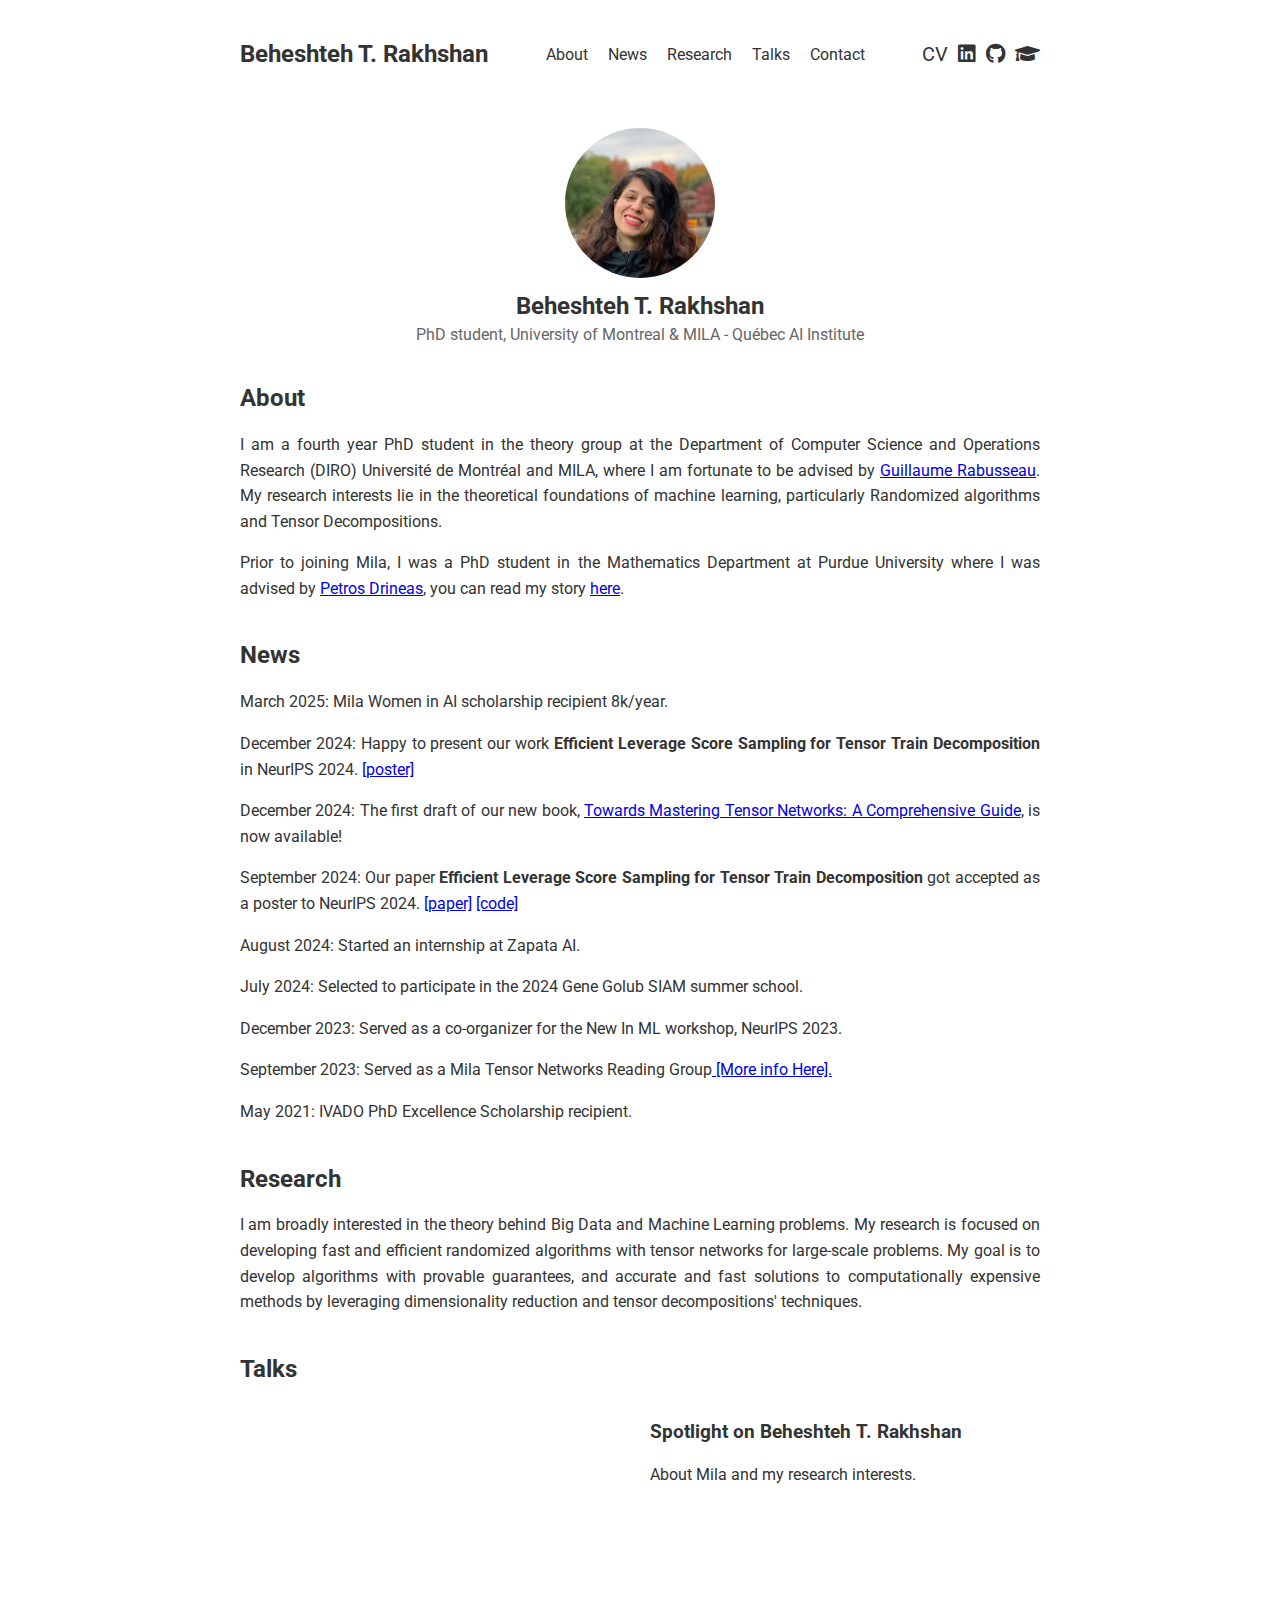
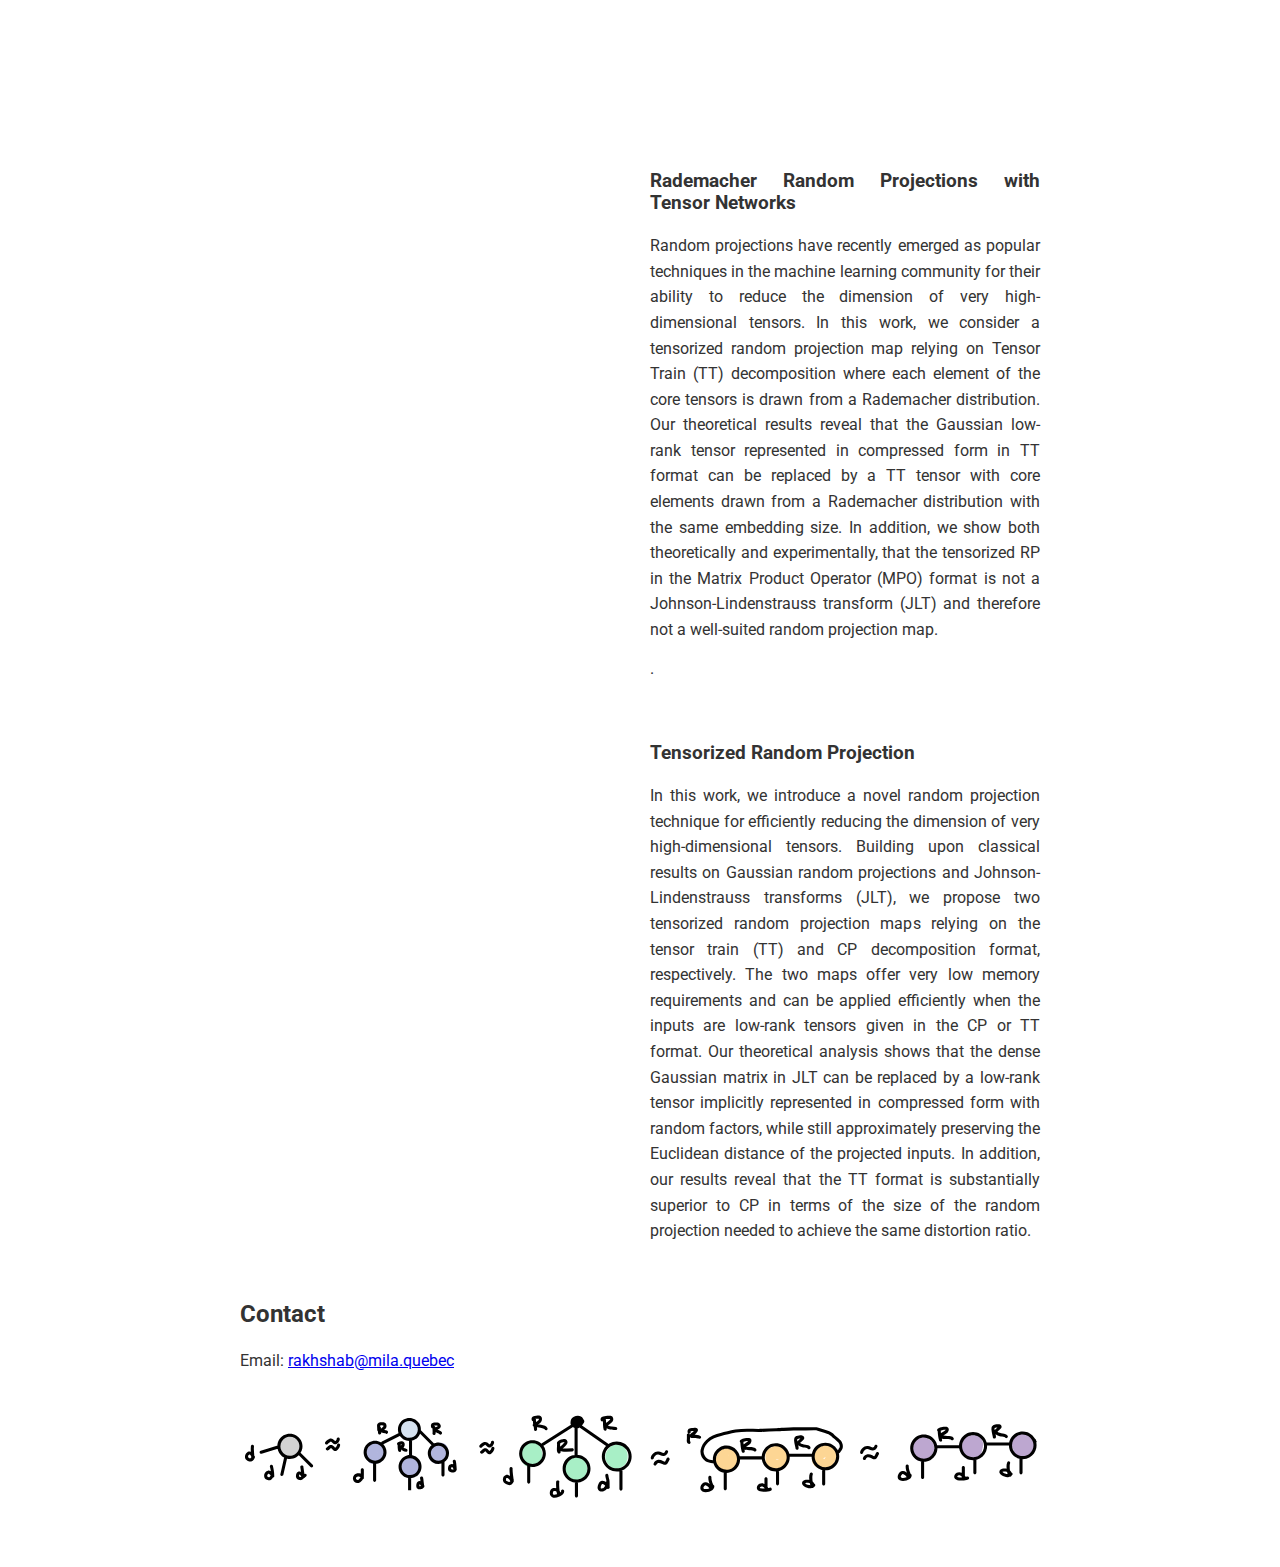
<file: index.html>
<!DOCTYPE html>
<html lang="en">
<head>
    <meta charset="UTF-8">
    <meta name="viewport" content="width=device-width, initial-scale=1.0">
    <title>Beheshteh T. Rakhshan Portfolio</title>
    <link href="https://cdnjs.cloudflare.com/ajax/libs/font-awesome/5.15.3/css/all.min.css" rel="stylesheet"/>
    <link href="https://fonts.googleapis.com/css2?family=Roboto:wght@400;700&display=swap" rel="stylesheet"/>
    <link href="styles.css" rel="stylesheet"/>
</head>
<body>
    <div class="container">
        <div class="header">
            <div class="hamburger" onclick="toggleNav()">
                <div></div>
                <div></div>
                <div></div>
            </div>
            <h1>Beheshteh T. Rakhshan</h1>
            <div class="nav">
                <a href="#about">About</a>
                <a href="#news">News</a>
                <a href="#research">Research</a>
                <a href="#talks">Talks</a>
                <a href="#contact">Contact</a>
            </div>
            <div class="social-links">
                <a href="cv.pdf" target="_blank" title="Download CV" class="cv-link">CV</a>
                <a href="https://www.linkedin.com/in/beheshteh-rakhshan/"><i class="fab fa-linkedin"></i></a>
                <a href="https://github.com/brakhshan"><i class="fab fa-github"></i></a>
                <a href="https://scholar.google.com/citations?user=AWGU-v8AAAAJ&hl=en&oi=ao"><i class="fas fa-graduation-cap"></i></a>
            </div>
        </div>
        <div class="mobile-nav" id="mobile-nav">
            <a href="#about">About</a>
            <a href="#news">News</a>
            <a href="#research">Research</a>
            <a href="#talks">Talks</a>
            <a href="#contact">Contact</a>
        </div>
        <div class="overlay" id="overlay"></div>
        <div class="profile">
            <img src="Beheshteh.png" alt="Profile picture of Beheshteh T. Rakhshan" width="150" height="150"/>
            <h2>Beheshteh T. Rakhshan</h2>
            <p>PhD student, University of Montreal & MILA - Québec AI Institute</p>
        </div>
        <div class="content" id="about">
            <h2>About</h2>
            <p>
                I am a fourth year PhD student in the theory group at the Department of Computer Science and Operations Research (DIRO) Université de Montréal and MILA, where I am fortunate to be advised by <a href="https://www-labs.iro.umontreal.ca/~grabus/" target="_blank">Guillaume Rabusseau</a>. My research interests lie in the theoretical foundations of machine learning, particularly Randomized algorithms and Tensor Decompositions.<p>
                Prior to joining Mila, I was a PhD student in the Mathematics Department at Purdue University where I was advised by <a href="https://www.cs.purdue.edu/homes/pdrineas/" target="_blank">Petros Drineas</a>, you can read my story <a href="https://www.purdueexponent.org/campus/visa-struggles-prevent-student-from-completing-doctorate/article_c29e92e2-cf28-583e-9b4f-8cc818a4d4fc.html" target="_blank">here</a>.
            </p>
        </div>
        <div class="content" id="news">
            <h2>News</h2>
            <p>March 2025: Mila Women in AI scholarship recipient 8k/year.
            <p>December 2024: Happy to present our work <b> Efficient Leverage Score Sampling for Tensor Train Decomposition</b> in NeurIPS 2024.
            <a href="https://nips.cc/media/PosterPDFs/NeurIPS%202024/94191.png?t=1731648738.6269429">[poster]</a> 
            <p>December 2024: The first draft of our new book, <a href="book.html">Towards Mastering Tensor Networks: A Comprehensive Guide</a>, is now available!</p>
            <p>September 2024: Our paper <b> Efficient Leverage Score Sampling for Tensor Train Decomposition</b> got accepted as a poster to NeurIPS 2024.
                <a href="https://proceedings.neurips.cc/paper_files/paper/2024/file/86c1fd74fa25bd6be0072937803e0bd1-Paper-Conference.pdf">[paper]</a> 
                <a href="https://github.com/vbharadwaj-bk/ortho_tt_subspace_embedding">[code]</a>
            </p>
            <p>August 2024: Started an internship at Zapata AI.</p>
            <p>July 2024: Selected to participate in the 2024 Gene Golub SIAM summer school.</p>
            <p>December 2023: Served as a co-organizer for the New In ML workshop, NeurIPS 2023.</p>
            <p>September 2023: Served as a Mila Tensor Networks Reading Group<a href="https://tensor-networks.github.io/"> [More info Here].</a> </p>
            <p>May 2021: IVADO PhD Excellence Scholarship recipient.</p>
        </div>
        <div class="content" id="research">
            <h2>Research</h2>
            <p>
                I am broadly interested in the theory behind Big Data and Machine Learning problems. My research is focused on developing fast and efficient randomized algorithms with tensor networks for large-scale problems. My goal is to develop algorithms with provable guarantees, and accurate and fast solutions to computationally expensive methods by leveraging dimensionality reduction and tensor decompositions' techniques.
            </p>
        </div>
        <div class="content" id="talks">
            <h2>Talks</h2>
            <div class="talk-section">
                <div class="video-section">
                    <div class="video-container">
                        <iframe src="https://www.youtube.com/embed/NNbkcTMJI44" title="YouTube video player" frameborder="0" allow="accelerometer; autoplay; clipboard-write; encrypted-media; gyroscope; picture-in-picture" allowfullscreen></iframe>
                    </div>
                    <div class="video-explanation">
                        <h3>Spotlight on Beheshteh T. Rakhshan</h3>
                        <p>About Mila and my research interests.</p>
                    </div>
                </div>
            </div>
            <div class="talk-section">
                <div class="video-section">
                    <div class="video-container">
                        <iframe src="https://slideslive.com/embed/38971501" title="Rademacher Random Projections with Tensor Networks" frameborder="0" allow="fullscreen" allowfullscreen></iframe>
                    </div>
                    <div class="video-explanation">
                        <h3>Rademacher Random Projections with Tensor Networks</h3>
                        <p>
                        Random projections have recently emerged as popular techniques in the machine learning community for their ability to reduce 
                        the dimension of very high-dimensional tensors. In this work, we consider a tensorized random projection map relying on Tensor Train (TT) decomposition 
                        where each element of the core tensors is drawn from a Rademacher distribution. Our theoretical results reveal that the Gaussian low-rank tensor represented 
                        in compressed form in TT format can be replaced by a TT tensor with core elements drawn from a Rademacher distribution with the same embedding size. 
                        In addition, we show both theoretically and experimentally, that the tensorized RP in the Matrix Product Operator (MPO) format is not a Johnson-Lindenstrauss transform
                        (JLT) and therefore not a well-suited random projection map.</p>
                            
                         .</p>
                    </div>
                </div>
            </div>
            <div class="talk-section">
                <div class="video-section">
                    <div class="video-container">
                        <iframe src="https://slideslive.com/embed/38930252" title="Tensorized Random Projection Talk" frameborder="0" allow="fullscreen" allowfullscreen></iframe>
                    </div>
                    <div class="video-explanation">
                        <h3>Tensorized Random Projection</h3>
                        <p>
                        In this work, we introduce a novel random projection technique for efficiently reducing the dimension of very high-dimensional tensors.
                        Building upon classical results on Gaussian random projections and Johnson-Lindenstrauss transforms (JLT), we propose two tensorized random projection maps
                        relying on the tensor train (TT) and CP decomposition format, respectively. The two maps offer very low memory requirements and can be applied efficiently 
                        when the inputs are low-rank tensors given in the CP or TT format. Our theoretical analysis shows that the dense Gaussian matrix in JLT can be replaced by a low-rank tensor 
                        implicitly represented in compressed form with random factors, while still approximately preserving the Euclidean distance of the projected inputs. 
                        In addition, our results reveal that the TT format is substantially superior to CP in terms of the size of the random projection needed to achieve the same distortion ratio. 
                        </p>
                        </ul>
                    </div>
                </div>
            </div>
        </div>
        <div class="content" id="contact">
            <h2>Contact</h2>
            <p>
                Email: <a href="mailto:rakhshab@mila.quebec">rakhshab@mila.quebec</a>
            </p>
        </div>
        <div class="content">
            <img src="footer.svg" alt="Wide SVG representing research or academic work" class="wide-svg"/>
        </div>
    </div>

    <script>
        function toggleNav() {
            var nav = document.getElementById("mobile-nav");
            var overlay = document.getElementById("overlay");
            var hamburger = document.querySelector(".hamburger");
            
            if (nav.style.display === "flex") {
                nav.style.display = "none";
                overlay.style.display = "none";
                hamburger.classList.remove("active");
                document.body.style.overflow = "auto";
            } else {
                nav.style.display = "flex";
                overlay.style.display = "block";
                hamburger.classList.add("active");
                document.body.style.overflow = "hidden";
            }
        }

        // Close mobile nav when a link or overlay is clicked
        document.addEventListener('DOMContentLoaded', function() {
            document.querySelectorAll('.mobile-nav a, #overlay').forEach(element => {
                element.addEventListener('click', () => {
                    var nav = document.getElementById("mobile-nav");
                    var overlay = document.getElementById("overlay");
                    var hamburger = document.querySelector(".hamburger");
                    
                    nav.style.display = "none";
                    overlay.style.display = "none";
                    hamburger.classList.remove("active");
                    document.body.style.overflow = "auto";
                });
            });
        });
    </script>
</body>
</html>
</file>
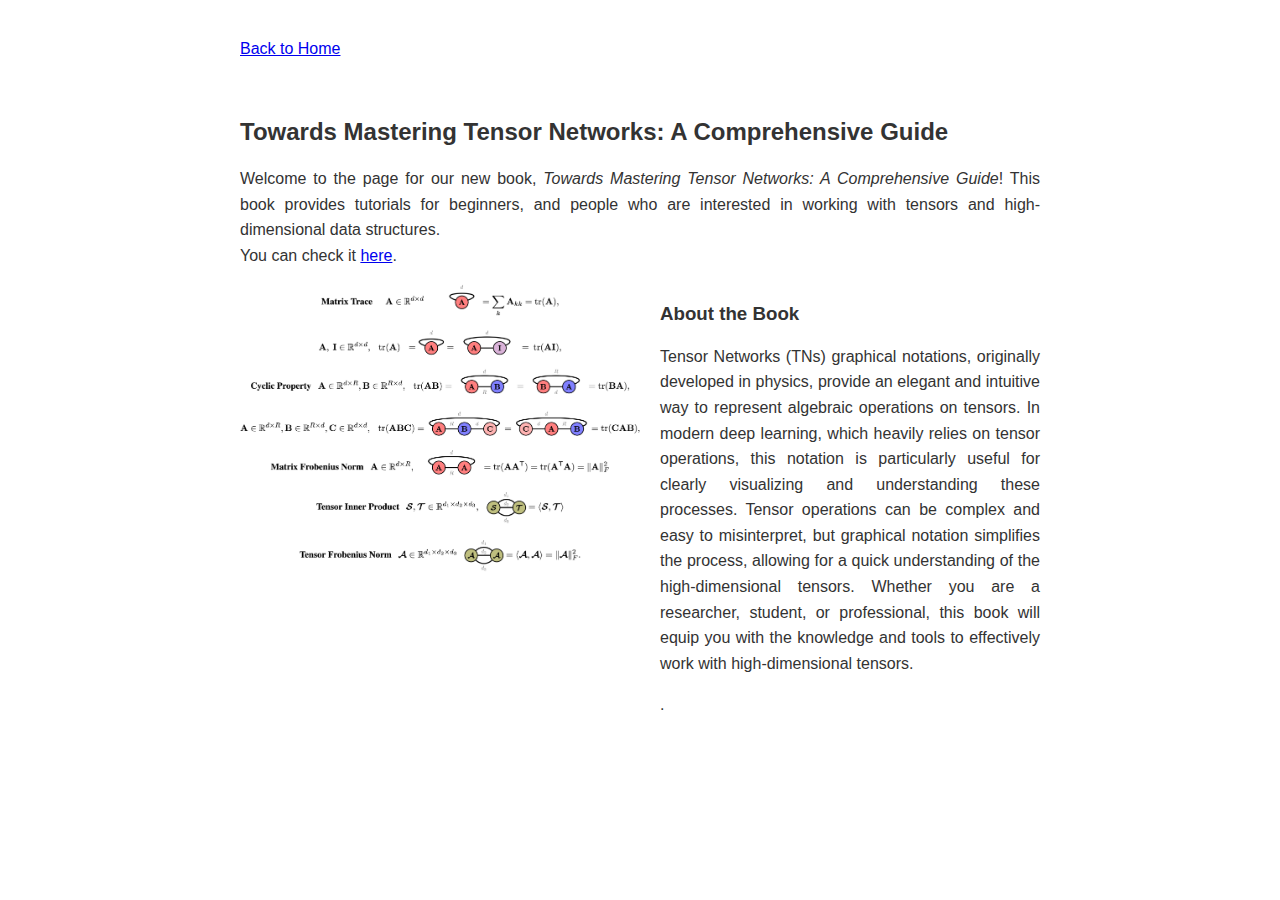
<file: book.html>
<!DOCTYPE html>
<html lang="en">
<head>
    <meta charset="UTF-8">
    <meta name="viewport" content="width=device-width, initial-scale=1.0">
    <title>My Book</title>
    <link href="styles.css" rel="stylesheet"/>
</head>
<body>
    <div class="container">
        <div class="header">
            <a href="index.html">Back to Home</a>
        </div>
        <div class="content">
            <h2>Towards Mastering Tensor Networks: A Comprehensive Guide</h2>
            <p>
                Welcome to the page for our new book, <em>Towards Mastering Tensor Networks: A Comprehensive Guide</em>! This book provides tutorials for beginners, 
                and people who are interested in working with tensors and high-dimensional data structures.<br/>
                You can check it <a href=" Towards Mastering Tensor Networks_A Comprehensive Guide.pdf" target="_blank">here</a>.
            </p>
            <div class="flex-container">
                <img src="book-cover.jpg" alt="Cover of Towards Mastering Tensor Networks: A Comprehensive Guide Book" class="book-cover">
                <div class="book-description">
                    <h3>About the Book</h3>
                    <p>
                    Tensor Networks (TNs) graphical notations, originally developed in physics, provide an elegant and intuitive way to represent algebraic operations on tensors. 
                    In modern deep learning, which heavily relies on tensor operations, this notation is particularly useful for clearly visualizing and understanding these 
                    processes. Tensor operations can be complex and easy to misinterpret, but graphical notation simplifies the process, allowing for a quick understanding of 
                    the high-dimensional tensors. Whether you are a researcher, student, or professional, this book will equip you with the knowledge and tools 
                    to effectively work with high-dimensional tensors.
                    </p>
                    <p>
       .
                    </p>
                </div>
            </div>
        </div>
    </div>
</body>
</html>
</file>
<file: styles.css>
body {
    font-family: 'Roboto', sans-serif;
    margin: 0;
    padding: 0;
    background-color: #ffffff;
    color: #333;
}

.container {
    width: 80%;
    max-width: 800px;
    margin: 0 auto;
    padding: 20px;
}

.flex-container {
    display: flex;
    align-items: flex-start; /* Align items at the start */
}

.book-cover {
    max-width: 50%; /* Adjust width as needed */
    height: auto;
}

.book-description {
    margin-left: 20px; /* Space between image and text */
}

.header {
    display: flex;
    justify-content: space-between;
    align-items: center;
    padding: 20px 0;
}

.header h1 {
    margin: 0;
    font-size: 24px;
}

.nav {
    display: flex;
    gap: 20px;
}

.nav a {
    text-decoration: none;
    color: #333;
    font-size: 16px;
}

.profile {
    text-align: center;
    margin: 40px 0;
}

.profile img {
    border-radius: 50%;
    width: 150px;
    height: 150px;
}

.profile h2 {
    margin: 10px 0 5px;
    font-size: 24px;
}

.profile p {
    margin: 5px 0;
    font-size: 16px;
    color: #666;
}

.content {
    text-align: justify;
    margin: 40px 0;
}

.content p {
    font-size: 16px;
    line-height: 1.6;
}

.portfolio {
    text-align: center;
    margin: 40px 0;
}

.portfolio h2 {
    font-size: 24px;
    margin-bottom: 20px;
}

.portfolio .tags {
    display: flex;
    justify-content: center;
    gap: 10px;
    margin-bottom: 20px;
}

.portfolio .tags span {
    background-color: #e0e0e0;
    padding: 5px 10px;
    border-radius: 5px;
    font-size: 14px;
}

.portfolio .item {
    margin: 20px 0;
    text-align: left;
}

.portfolio .item h3 {
    font-size: 18px;
    margin: 10px 0;
}

.portfolio .item p {
    font-size: 14px;
    color: #666;
}

.portfolio .item .date {
    font-size: 14px;
    color: #999;
}

.portfolio .item img {
    width: 100%;
    max-width: 600px;
    margin: 10px 0;
}

.footer {
    text-align: center;
    padding: 20px 0;
    background-color: #333;
    color: #fff;
}

.footer a {
    color: #fff;
    margin: 0 10px;
    text-decoration: none;
}

.hamburger {
    display: none;
    flex-direction: column;
    cursor: pointer;
}

.hamburger div {
    width: 25px;
    height: 3px;
    background-color: #333;
    margin: 4px 0;
    transition: 0.4s;
}

.hamburger.active div:nth-child(1) {
    transform: rotate(-45deg) translate(-5px, 6px);
}

.hamburger.active div:nth-child(2) {
    opacity: 0;
}

.hamburger.active div:nth-child(3) {
    transform: rotate(45deg) translate(-5px, -6px);
}

.mobile-nav {
    display: none;
}

.social-links {
    display: flex;
    gap: 10px;
}

.social-links a {
    color: #333;
    font-size: 20px;
    text-decoration: none;
}

.wide-svg {
    width: 100%;
    height: auto;
}

/* Updated video section styles */
.video-section {
    display: flex;
    gap: 20px;
    align-items: flex-start;
}

.video-container {
    flex: 1;
}

.video-explanation {
    flex: 1;
    align-self: flex-start;
}

.video-container iframe {
    width: 100%;
    height: 315px;
}

.talk-section {
    margin-bottom: 30px;
}

@media (max-width: 768px) {
    .container {
        width: 95%;
    }

    .header {
        flex-direction: column;
        align-items: stretch;
        position: relative;
    }

    .header h1 {
        text-align: center;
        margin-bottom: 10px;
    }

    .nav {
        display: none;
    }

    .social-links {
        justify-content: center;
        margin-top: 10px;
    }

    .hamburger {
        display: flex;
        position: absolute;
        top: 10px;
        left: 10px;
        z-index: 1000;
    }

    .mobile-nav {
        display: none;
        position: fixed;
        top: 0;
        left: 0;
        width: 70%;
        height: 100%;
        background-color: rgba(255, 255, 255, 0.95);
        flex-direction: column;
        justify-content: center;
        align-items: center;
        gap: 20px;
        z-index: 999;
        box-shadow: 2px 0 5px rgba(0,0,0,0.1);
    }

    .mobile-nav a {
        color: #333;
        text-decoration: none;
        font-size: 20px;
        padding: 10px;
        width: 200px;
        text-align: center;
        background-color: #f0f0f0;
        border-radius: 5px;
        transition: background-color 0.3s ease;
    }

    .mobile-nav a:hover {
        background-color: #e0e0e0;
    }

    .overlay {
        display: none;
        position: fixed;
        top: 0;
        left: 0;
        width: 100%;
        height: 100%;
        background-color: rgba(0,0,0,0.5);
        z-index: 998;
    }

    /* Mobile video section styles */
    .video-section {
        flex-direction: column;
    }

    .video-container iframe {
        height
    }
        .flex-container {
        flex-direction: column; /* Stack items vertically */
        align-items: center; /* Center items */
    }

    .book-cover {
        margin-bottom: 20px; /* Add some space below the cover */
    }
}
</file>
